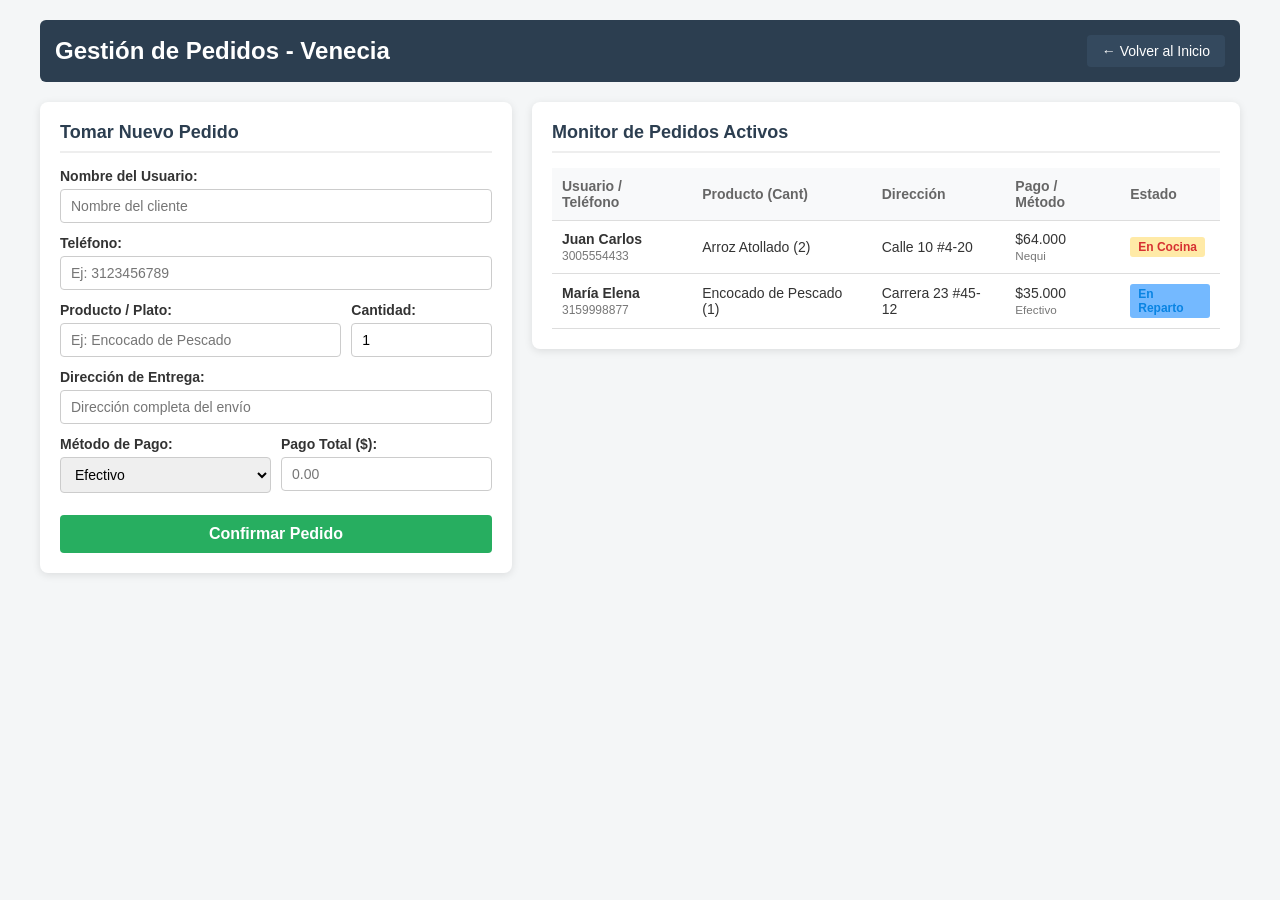
<file: pedidos.html>
<!DOCTYPE html>
<html lang="es">
<head>
    <meta charset="UTF-8">
    <meta name="viewport" content="width=device-width, initial-scale=1.0">
    <title>Módulo de Pedidos - Restaurante Venecia</title>
    <style>
        /* === ESTILOS BÁSICOS Y RESET === */
        * {
            box-sizing: border-box;
            margin: 0;
            padding: 0;
            font-family: Arial, sans-serif;
        }

        body {
            background-color: #f4f6f7;
            color: #333;
            padding: 20px;
        }

        .container {
            max-width: 1200px;
            margin: 0 auto;
        }

        .header-panel {
            background-color: #2c3e50;
            color: white;
            padding: 15px;
            border-radius: 6px;
            margin-bottom: 20px;
            display: flex;
            justify-content: space-between;
            align-items: center;
        }

        .btn-volver {
            color: #fff;
            text-decoration: none;
            background-color: #34495e;
            padding: 8px 15px;
            border-radius: 4px;
            font-size: 14px;
        }

        .btn-volver:hover {
            background-color: #1a252f;
        }

        /* === DISTRIBUCIÓN EN 2 COLUMNAS === */
        .row {
            display: flex;
            flex-wrap: wrap;
            gap: 20px;
        }

        .col-formulario {
            flex: 1;
            min-width: 350px;
        }

        .col-tabla {
            flex: 1.5;
            min-width: 450px;
        }

        /* === TARJETAS (BOX) === */
        .card {
            background-color: white;
            padding: 20px;
            border-radius: 8px;
            box-shadow: 0 2px 8px rgba(0,0,0,0.1);
        }

        .card-title {
            margin-bottom: 15px;
            font-size: 18px;
            color: #2c3e50;
            border-bottom: 2px solid #eee;
            padding-bottom: 8px;
        }

        /* === SECCIÓN FORMULARIO === */
        .form-group {
            margin-bottom: 12px;
        }

        .form-group label {
            display: block;
            margin-bottom: 5px;
            font-weight: bold;
            font-size: 14px;
        }

        .form-control {
            width: 100%;
            padding: 8px 10px;
            border: 1px solid #ccc;
            border-radius: 4px;
            font-size: 14px;
        }

        .form-control:focus {
            outline: none;
            border-color: #27ae60;
        }

        /* Fila de campos combinados (Lado a lado) */
        .form-row {
            display: flex;
            gap: 10px;
        }

        .form-row .form-group {
            flex: 1;
        }

        .btn-guardar {
            width: 100%;
            padding: 10px;
            background-color: #27ae60;
            color: white;
            border: none;
            border-radius: 4px;
            font-size: 16px;
            font-weight: bold;
            cursor: pointer;
            margin-top: 10px;
        }

        .btn-guardar:hover {
            background-color: #219150;
        }

        /* === SECCIÓN TABLA === */
        .table-responsive {
            overflow-x: auto;
        }

        table {
            width: 100%;
            border-collapse: collapse;
            font-size: 14px;
        }

        th, td {
            padding: 10px;
            text-align: left;
            border-bottom: 1px solid #ddd;
        }

        th {
            background-color: #f8f9fa;
            color: #666;
        }

        tr:hover {
            background-color: #f1f2f6;
        }

        /* Estados visuales */
        .estado {
            display: inline-block;
            padding: 3px 8px;
            border-radius: 3px;
            font-size: 12px;
            font-weight: bold;
        }
        .estado-espera { background-color: #ffeaa7; color: #d63031; }
        .estado-camino { background-color: #74b9ff; color: #0984e3; }
    </style>
</head>
<body>

    <div class="container">
        
        <!-- Encabezado Interno -->
        <header class="header-panel">
            <h2>Gestión de Pedidos - Venecia</h2>
            <a href="../index.html" class="btn-volver">← Volver al Inicio</a>
        </header>

        <div class="row">
            
            <!-- COLUMNA IZQUIERDA: FORMULARIO -->
            <div class="col-formulario">
                <div class="card">
                    <h3 class="card-title">Tomar Nuevo Pedido</h3>
                    
                    <form action="guardar_pedido.php" method="POST">
                        
                        <div class="form-group">
                            <label>Nombre del Usuario:</label>
                            <input type="text" name="Nombre_Usuario" class="form-control" required placeholder="Nombre del cliente">
                        </div>

                        <div class="form-group">
                            <label>Teléfono:</label>
                            <input type="tel" name="Telefono_Usuario" class="form-control" required placeholder="Ej: 3123456789">
                        </div>

                        <div class="form-row">
                            <div class="form-group" style="flex: 2;">
                                <label>Producto / Plato:</label>
                                <input type="text" name="Producto_Pedido" class="form-control" required placeholder="Ej: Encocado de Pescado">
                            </div>
                            <div class="form-group" style="flex: 1;">
                                <label>Cantidad:</label>
                                <input type="number" name="Cantidad_Pedido" class="form-control" min="1" value="1" required>
                            </div>
                        </div>

                        <div class="form-group">
                            <label>Dirección de Entrega:</label>
                            <input type="text" name="Direccion_Pedido" class="form-control" required placeholder="Dirección completa del envío">
                        </div>

                        <div class="form-row">
                            <div class="form-group">
                                <label>Método de Pago:</label>
                                <select name="Metodo_Pago" class="form-control">
                                    <option value="Efectivo">Efectivo</option>
                                    <option value="Nequi">Nequi</option>
                                    <option value="Tarjeta">Tarjeta</option>
                                </select>
                            </div>
                            <div class="form-group">
                                <label>Pago Total ($):</label>
                                <input type="number" step="0.01" name="Pago_Total" class="form-control" required placeholder="0.00">
                            </div>
                        </div>

                        <button type="submit" class="btn-guardar">Confirmar Pedido</button>
                    </form>
                </div>
            </div>

            <!-- COLUMNA DERECHA: TABLA MONITOR -->
            <div class="col-tabla">
                <div class="card">
                    <h3 class="card-title">Monitor de Pedidos Activos</h3>
                    
                    <div class="table-responsive">
                        <table>
                            <thead>
                                <tr>
                                    <th>Usuario / Teléfono</th>
                                    <th>Producto (Cant)</th>
                                    <th>Dirección</th>
                                    <th>Pago / Método</th>
                                    <th>Estado</th>
                                </tr>
                            </thead>
                            <tbody>
                                <!-- Fila Ejemplo 1 -->
                                <tr>
                                    <td>
                                        <strong>Juan Carlos</strong><br>
                                        <span style="color:#777; font-size:12px;">3005554433</span>
                                    </td>
                                    <td>Arroz Atollado (2)</td>
                                    <td>Calle 10 #4-20</td>
                                    <td>$64.000 <br> <small style="color:#777">Nequi</small></td>
                                    <td><span class="estado estado-espera">En Cocina</span></td>
                                </tr>
                                <!-- Fila Ejemplo 2 -->
                                <tr>
                                    <td>
                                        <strong>María Elena</strong><br>
                                        <span style="color:#777; font-size:12px;">3159998877</span>
                                    </td>
                                    <td>Encocado de Pescado (1)</td>
                                    <td>Carrera 23 #45-12</td>
                                    <td>$35.000 <br> <small style="color:#777">Efectivo</small></td>
                                    <td><span class="estado estado-camino">En Reparto</span></td>
                                </tr>
                            </tbody>
                        </table>
                    </div>

                </div>
            </div>

        </div>
    </div>

</body>
</html>
</file>
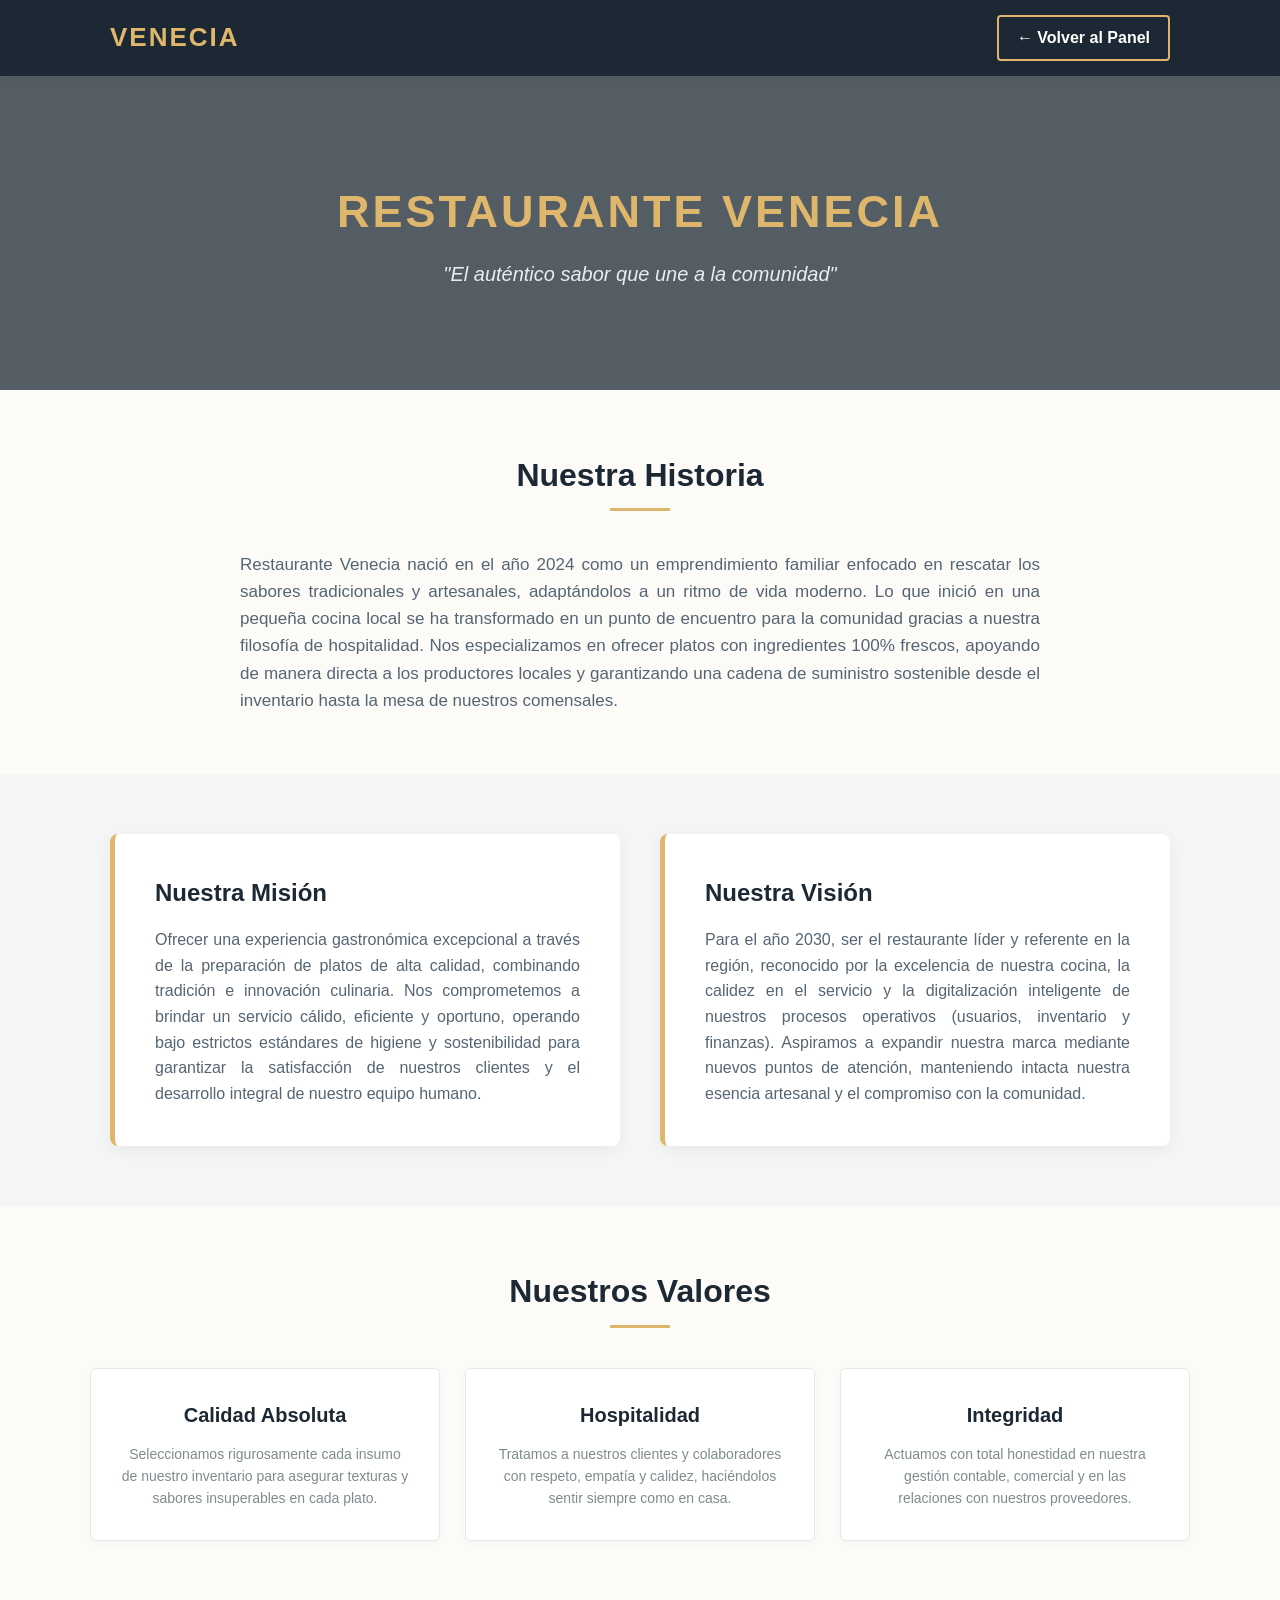
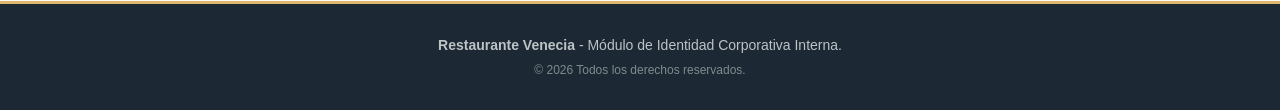
<file: quienes_somos.html>
<!DOCTYPE html>
<html lang="es">
<head>
    <meta charset="UTF-8">
    <meta name="viewport" content="width=device-width, initial-scale=1.0">
    <title>¿Quiénes Somos? - Restaurante Venecia</title>
    <!-- Vinculación al archivo CSS externo -->
    <link rel="stylesheet" href="quienes_somos.css">
</head>
<body>

    <!-- Barra de Navegación -->
    <nav class="navbar">
        <div class="container">
            <a href="#" class="brand">VENECIA</a>
            <a href="../index.html" class="back-btn">&larr; Volver al Panel</a>
        </div>
    </nav>

    <!-- Encabezado Visual -->
    <header class="hero">
        <h1>RESTAURANTE VENECIA</h1>
        <p>"El auténtico sabor que une a la comunidad"</p>
    </header>

    <!-- Historia -->
    <section class="container about-section">
        <h2 class="section-title">Nuestra Historia</h2>
        <p class="about-text">
            Restaurante Venecia nació en el año 2024 como un emprendimiento familiar enfocado en rescatar los sabores tradicionales y artesanales, adaptándolos a un ritmo de vida moderno. Lo que inició en una pequeña cocina local se ha transformado en un punto de encuentro para la comunidad gracias a nuestra filosofía de hospitalidad. Nos especializamos en ofrecer platos con ingredientes 100% frescos, apoyando de manera directa a los productores locales y garantizando una cadena de suministro sostenible desde el inventario hasta la mesa de nuestros comensales.
        </p>
    </section>

    <!-- Misión y Visión -->
    <section class="mv-section">
        <div class="container">
            <div class="grid-mv">
                <div class="mv-box">
                    <h2>Nuestra Misión</h2>
                    <p>Ofrecer una experiencia gastronómica excepcional a través de la preparación de platos de alta calidad, combinando tradición e innovación culinaria. Nos comprometemos a brindar un servicio cálido, eficiente y oportuno, operando bajo estrictos estándares de higiene y sostenibilidad para garantizar la satisfacción de nuestros clientes y el desarrollo integral de nuestro equipo humano.</p>
                </div>
                <div class="mv-box">
                    <h2>Nuestra Visión</h2>
                    <p>Para el año 2030, ser el restaurante líder y referente en la región, reconocido por la excelencia de nuestra cocina, la calidez en el servicio y la digitalización inteligente de nuestros procesos operativos (usuarios, inventario y finanzas). Aspiramos a expandir nuestra marca mediante nuevos puntos de atención, manteniendo intacta nuestra esencia artesanal y el compromiso con la comunidad.</p>
                </div>
            </div>
        </div>
    </section>

    <!-- Valores -->
    <section class="container valores-section">
        <h2 class="section-title" style="display: block; text-align: center;">Nuestros Valores</h2>
        <div class="grid-valores">
            
            <div class="valor-card">
                <h3>Calidad Absoluta</h3>
                <p>Seleccionamos rigurosamente cada insumo de nuestro inventario para asegurar texturas y sabores insuperables en cada plato.</p>
            </div>

            <div class="valor-card">
                <h3>Hospitalidad</h3>
                <p>Tratamos a nuestros clientes y colaboradores con respeto, empatía y calidez, haciéndolos sentir siempre como en casa.</p>
            </div>

            <div class="valor-card">
                <h3>Integridad</h3>
                <p>Actuamos con total honestidad en nuestra gestión contable, comercial y en las relaciones con nuestros proveedores.</p>
            </div>

        </div>
    </section>

    <!-- Footer -->
    <footer>
        <p><strong>Restaurante Venecia</strong> - Módulo de Identidad Corporativa Interna.</p>
        <p style="margin-top: 5px; font-size: 12px; color: #7f8c8d;">&copy; 2026 Todos los derechos reservados.</p>
    </footer>

</body>
</html>
</file>
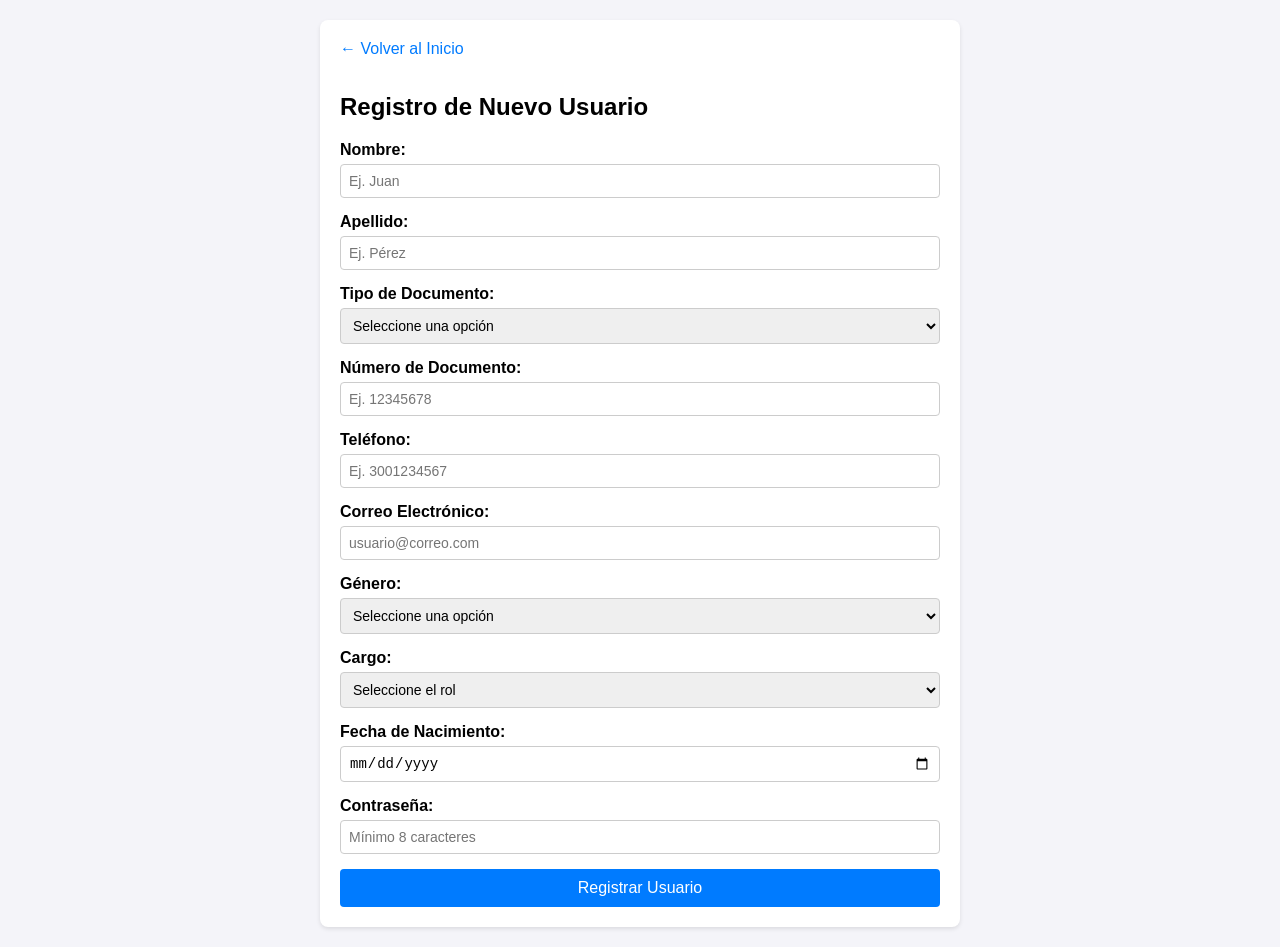
<file: usuarios.html>
<!DOCTYPE html>
<html lang="es">
<head>
    <meta charset="UTF-8">
    <meta name="viewport" content="width=device-width, initial-scale=1.0">
    <title>Módulo de Usuarios - Registro</title>
    <style>
        /* Estilos básicos para organizar el formulario */
        body {
            font-family: Arial, sans-serif;
            margin: 20px;
            background-color: #f4f4f9;
        }
        .form-container {
            max-width: 600px;
            margin: 0 auto;
            background: #fff;
            padding: 20px;
            border-radius: 8px;
            box-shadow: 0 2px 4px rgba(0,0,0,0.1);
        }
        .form-group {
            margin-bottom: 15px;
            display: flex;
            flex-direction: column;
        }
        .form-group label {
            margin-bottom: 5px;
            font-weight: bold;
        }
        .form-group input, .form-group select {
            padding: 8px;
            border: 1px solid #ccc;
            border-radius: 4px;
            font-size: 14px;
        }
        .btn-submit {
            background-color: #007bff;
            color: white;
            padding: 10px 15px;
            border: none;
            border-radius: 4px;
            cursor: pointer;
            font-size: 16px;
            width: 100%;
        }
        .btn-submit:hover {
            background-color: #0056b3;
        }
        .back-link {
            display: inline-block;
            margin-bottom: 15px;
            text-decoration: none;
            color: #007bff;
        }
    </style>
</head>
<body>

    <div class="form-container">
        <!-- Redirección de regreso al Index -->
        <a href="index.html" class="back-link">&larr; Volver al Inicio</a>
        
        <h2>Registro de Nuevo Usuario</h2>
        
        <form action="#" method="POST">
            
            <div class="form-group">
                <label for="nombre">Nombre:</label>
                <input type="text" id="nombre" name="nombre" required placeholder="Ej. Juan">
            </div>

            <div class="form-group">
                <label for="apellido">Apellido:</label>
                <input type="text" id="apellido" name="apellido" required placeholder="Ej. Pérez">
            </div>

            <div class="form-group">
                <label for="tipo_documento">Tipo de Documento:</label>
                <select id="tipo_documento" name="tipo_documento" required>
                    <option value="">Seleccione una opción</option>
                    <option value="CC">Cédula de Ciudadanía</option>
                    <option value="CE">Cédula de Extranjería</option>
                    <option value="TI">Tarjeta de Identidad</option>
                    <option value="PP">Pasaporte</option>
                </select>
            </div>

            <div class="form-group">
                <label for="numero_documento">Número de Documento:</label>
                <input type="text" id="numero_documento" name="numero_documento" required placeholder="Ej. 12345678">
            </div>

            <div class="form-group">
                <label for="telefono">Teléfono:</label>
                <input type="tel" id="telefono" name="telefono" required placeholder="Ej. 3001234567">
            </div>

            <div class="form-group">
                <label for="correo">Correo Electrónico:</label>
                <input type="email" id="correo" name="correo" required placeholder="usuario@correo.com">
            </div>

            <div class="form-group">
                <label for="genero">Género:</label>
                <select id="genero" name="genero" required>
                    <option value="">Seleccione una opción</option>
                    <option value="Masculino">Masculino</option>
                    <option value="Femenino">Femenino</option>
                    <option value="Otro">Otro / Prefiero no decirlo</option>
                </select>
            </div>

            <div class="form-group">
                <label for="cargo">Cargo:</label>
                <select id="cargo" name="cargo" required>
                    <option value="">Seleccione el rol</option>
                    <option value="Administrador">Administrador</option>
                    <option value="Cajero">Cajero</option>
                    <option value="Supervisor">Supervisor</option>
                    <option value="Soporte">Soporte Técnico</option>
                </select>
            </div>

            <div class="form-group">
                <label for="fecha_nacimiento">Fecha de Nacimiento:</label>
                <input type="date" id="fecha_nacimiento" name="fecha_nacimiento" required>
            </div>

            <div class="form-group">
                <label for="contrasena">Contraseña:</label>
                <input type="password" id="contrasena" name="contrasena" required placeholder="Mínimo 8 caracteres">
            </div>

            <button type="submit" class="btn-submit">Registrar Usuario</button>
        </form>
    </div>

</body>
</html>
</file>
<file: quienes_somos.css>
/* === RESET Y CONFIGURACIÓN GLOBAL === */
* {
    box-sizing: border-box;
    margin: 0;
    padding: 0;
    font-family: 'Segoe UI', Tahoma, Geneva, Verdana, sans-serif;
}

body {
    background-color: #fcfbf7; /* Fondo crema suave */
    color: #2c3e50;
    line-height: 1.6;
}

.container {
    max-width: 1100px;
    margin: 0 auto;
    padding: 0 20px;
}

/* === BARRA DE NAVEGACIÓN === */
.navbar {
    background-color: #1c2833;
    padding: 15px 0;
    box-shadow: 0 2px 10px rgba(0,0,0,0.1);
}

.navbar .container {
    display: flex;
    justify-content: space-between;
    align-items: center;
}

.brand {
    color: #dfb76c; /* Dorado */
    font-size: 26px;
    font-weight: bold;
    text-decoration: none;
    letter-spacing: 2px;
}

.back-btn {
    background-color: transparent;
    color: #ffffff;
    border: 2px solid #dfb76c;
    padding: 8px 18px;
    border-radius: 4px;
    text-decoration: none;
    font-weight: bold;
    transition: all 0.3s ease;
}

.back-btn:hover {
    background-color: #dfb76c;
    color: #1c2833;
}

/* === HERO SECCIÓN HEADER === */
.hero {
    background: linear-gradient(rgba(28, 40, 51, 0.75), rgba(28, 40, 51, 0.75)), 
                url('https://images.unsplash.com/photo-1517248135467-4c7edcad34c4?auto=format&fit=crop&w=1200&q=80') no-repeat center center/cover;
    color: #ffffff;
    text-align: center;
    padding: 100px 20px;
}

.hero h1 {
    font-size: 45px;
    letter-spacing: 3px;
    margin-bottom: 10px;
    color: #dfb76c;
}

.hero p {
    font-size: 20px;
    font-style: italic;
    color: #eaeded;
}

/* === SECCIÓN HISTORIA === */
.about-section {
    padding: 60px 0;
    text-align: center;
}

.section-title {
    font-size: 32px;
    color: #1c2833;
    margin-bottom: 20px;
    position: relative;
    display: inline-block;
    padding-bottom: 10px;
}

.section-title::after {
    content: '';
    width: 60px;
    height: 3px;
    background-color: #dfb76c;
    position: absolute;
    bottom: 0;
    left: 50%;
    transform: translateX(-50%);
}

.about-text {
    font-size: 17px;
    max-width: 800px;
    margin: 20px auto 0 auto;
    text-align: justify;
    color: #566573;
}

/* === BLOQUES MISIÓN Y VISIÓN === */
.mv-section {
    background-color: #f4f6f6;
    padding: 60px 0;
}

.grid-mv {
    display: grid;
    grid-template-columns: repeat(auto-fit, minmax(450px, 1fr));
    gap: 40px;
}

.mv-box {
    background-color: #ffffff;
    padding: 40px;
    border-radius: 8px;
    box-shadow: 0 4px 15px rgba(0,0,0,0.05);
    border-left: 5px solid #dfb76c;
}

.mv-box h2 {
    font-size: 24px;
    color: #1c2833;
    margin-bottom: 15px;
    display: flex;
    align-items: center;
    gap: 10px;
}

.mv-box p {
    color: #566573;
    text-align: justify;
    font-size: 16px;
}

/* === SECCIÓN VALORES (TARJETAS) === */
.valores-section {
    padding: 60px 0;
}

.grid-valores {
    display: grid;
    grid-template-columns: repeat(auto-fit, minmax(300px, 1fr));
    gap: 25px;
    margin-top: 40px;
}

.valor-card {
    background-color: #ffffff;
    padding: 30px;
    border-radius: 6px;
    text-align: center;
    box-shadow: 0 2px 10px rgba(0,0,0,0.03);
    border: 1px solid #e5e8e8;
    transition: transform 0.3s ease;
}

.valor-card:hover {
    transform: translateY(-5px);
    border-color: #dfb76c;
}

.valor-card h3 {
    font-size: 20px;
    color: #1c2833;
    margin-bottom: 12px;
}

.valor-card p {
    font-size: 14px;
    color: #7f8c8d;
}

/* === FOOTER === */
footer {
    background-color: #1c2833;
    color: #bdc3c7;
    text-align: center;
    padding: 30px 20px;
    font-size: 14px;
    border-top: 3px solid #dfb76c;
}

/* === RESPONSIVE PARA MÓVILES === */
@media (max-width: 768px) {
    .grid-mv {
        grid-template-columns: 1fr;
    }
    .hero h1 {
        font-size: 32px;
    }
}
</file>
